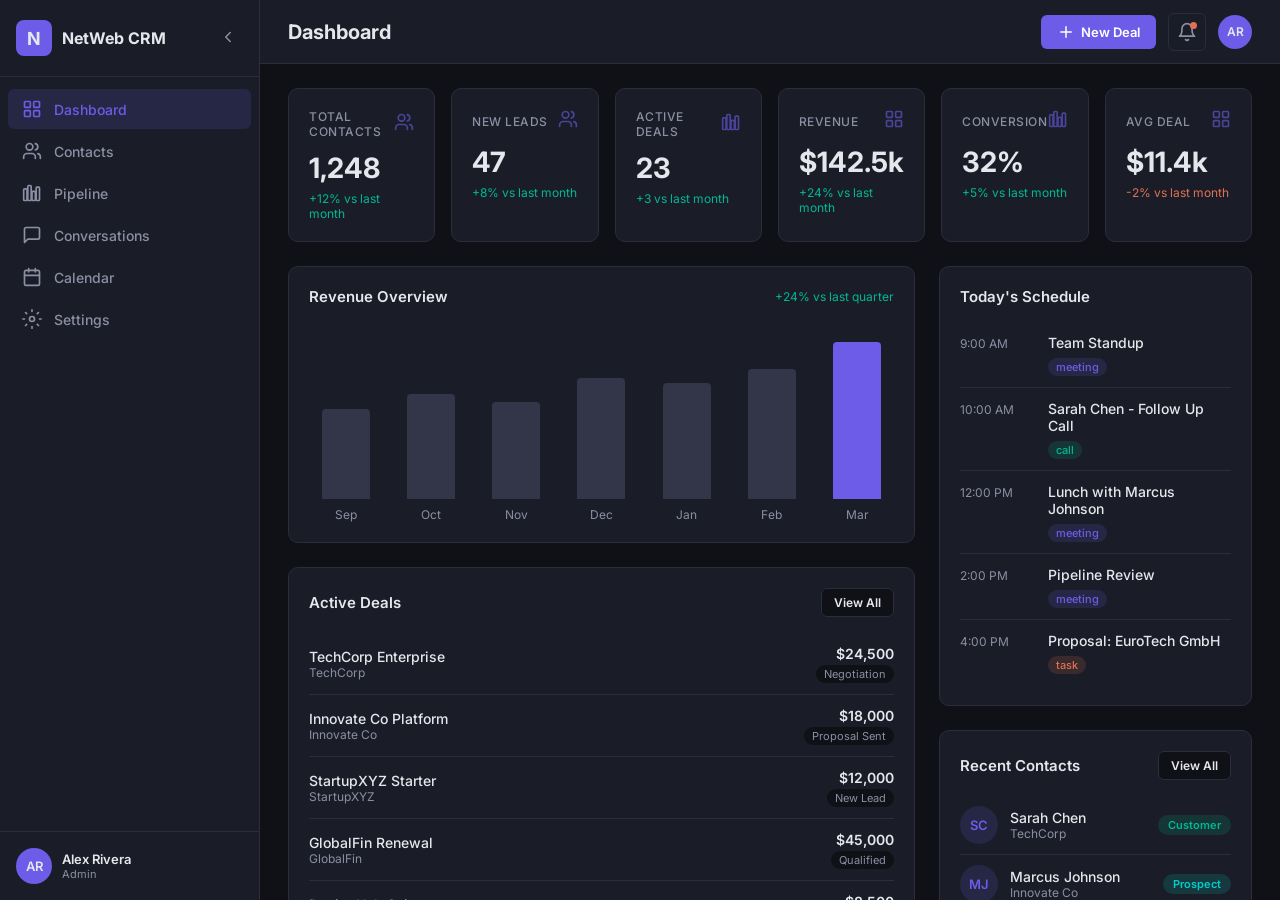
<file: index.html>
<!DOCTYPE html>
<html lang="en">
<head>
  <meta charset="UTF-8">
  <meta name="viewport" content="width=device-width, initial-scale=1.0">
  <title>Dashboard - NetWeb CRM</title>
  <link rel="preconnect" href="https://fonts.googleapis.com">
  <link rel="preconnect" href="https://fonts.gstatic.com" crossorigin>
  <link href="https://fonts.googleapis.com/css2?family=Inter:wght@400;500;600;700&display=swap" rel="stylesheet">
  <link rel="stylesheet" href="css/app.css">
</head>
<body>
  <div class="app-layout">
    <aside class="sidebar" id="sidebar"></aside>
    <main class="main-content" id="mainContent">
      <header class="page-header" id="pageHeader"></header>
      <div class="page-body">
        <div class="stats-grid" id="statsGrid"></div>
        <div class="dashboard-grid">
          <div class="dashboard-col">
            <div class="card">
              <div class="card-header">
                <h2 class="card-title">Revenue Overview</h2>
                <span class="stat-change positive">+24% vs last quarter</span>
              </div>
              <div id="revenueChart"></div>
            </div>
            <div class="card">
              <div class="card-header">
                <h2 class="card-title">Active Deals</h2>
                <a href="pipeline.html" class="btn btn-secondary btn-sm">View All</a>
              </div>
              <div id="activeDeals"></div>
            </div>
          </div>
          <div class="dashboard-col">
            <div class="card">
              <div class="card-header">
                <h2 class="card-title">Today's Schedule</h2>
              </div>
              <div id="todaySchedule"></div>
            </div>
            <div class="card">
              <div class="card-header">
                <h2 class="card-title">Recent Contacts</h2>
                <a href="contacts.html" class="btn btn-secondary btn-sm">View All</a>
              </div>
              <div id="recentContacts"></div>
            </div>
          </div>
        </div>
      </div>
    </main>
  </div>
  <script src="js/data.js"></script>
  <script src="js/app.js"></script>
  <script src="js/dashboard.js"></script>
</body>
</html>
</file>
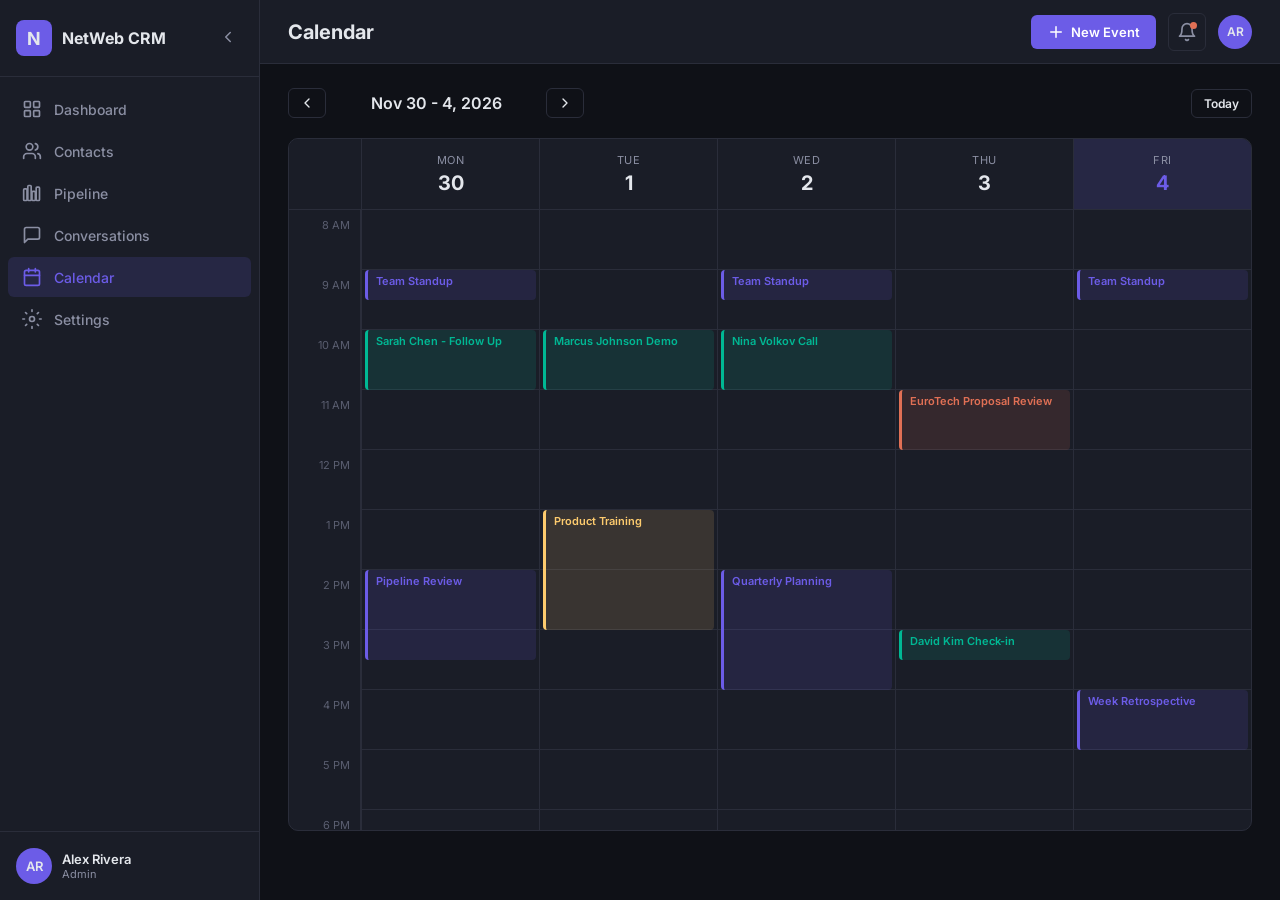
<file: calendar.html>
<!DOCTYPE html>
<html lang="en">
<head>
  <meta charset="UTF-8">
  <meta name="viewport" content="width=device-width, initial-scale=1.0">
  <title>Calendar - NetWeb CRM</title>
  <link rel="preconnect" href="https://fonts.googleapis.com">
  <link rel="preconnect" href="https://fonts.gstatic.com" crossorigin>
  <link href="https://fonts.googleapis.com/css2?family=Inter:wght@400;500;600;700&display=swap" rel="stylesheet">
  <link rel="stylesheet" href="css/app.css">
</head>
<body>
  <div class="app-layout">
    <aside class="sidebar" id="sidebar"></aside>
    <main class="main-content" id="mainContent">
      <header class="page-header" id="pageHeader"></header>
      <div class="page-body">
        <div class="calendar-toolbar">
          <div class="calendar-nav">
            <button class="btn btn-secondary btn-sm" id="calPrev">
              <svg width="16" height="16" viewBox="0 0 24 24" fill="none" stroke="currentColor" stroke-width="2" stroke-linecap="round" stroke-linejoin="round"><polyline points="15 18 9 12 15 6"/></svg>
            </button>
            <span class="week-label" id="weekLabel"></span>
            <button class="btn btn-secondary btn-sm" id="calNext">
              <svg width="16" height="16" viewBox="0 0 24 24" fill="none" stroke="currentColor" stroke-width="2" stroke-linecap="round" stroke-linejoin="round"><polyline points="9 18 15 12 9 6"/></svg>
            </button>
          </div>
          <button class="btn btn-secondary btn-sm" id="calToday">Today</button>
        </div>
        <div class="calendar-grid" id="calendarGrid"></div>
      </div>
    </main>
  </div>
  <script src="js/data.js"></script>
  <script src="js/app.js"></script>
  <script src="js/calendar.js"></script>
</body>
</html>
</file>
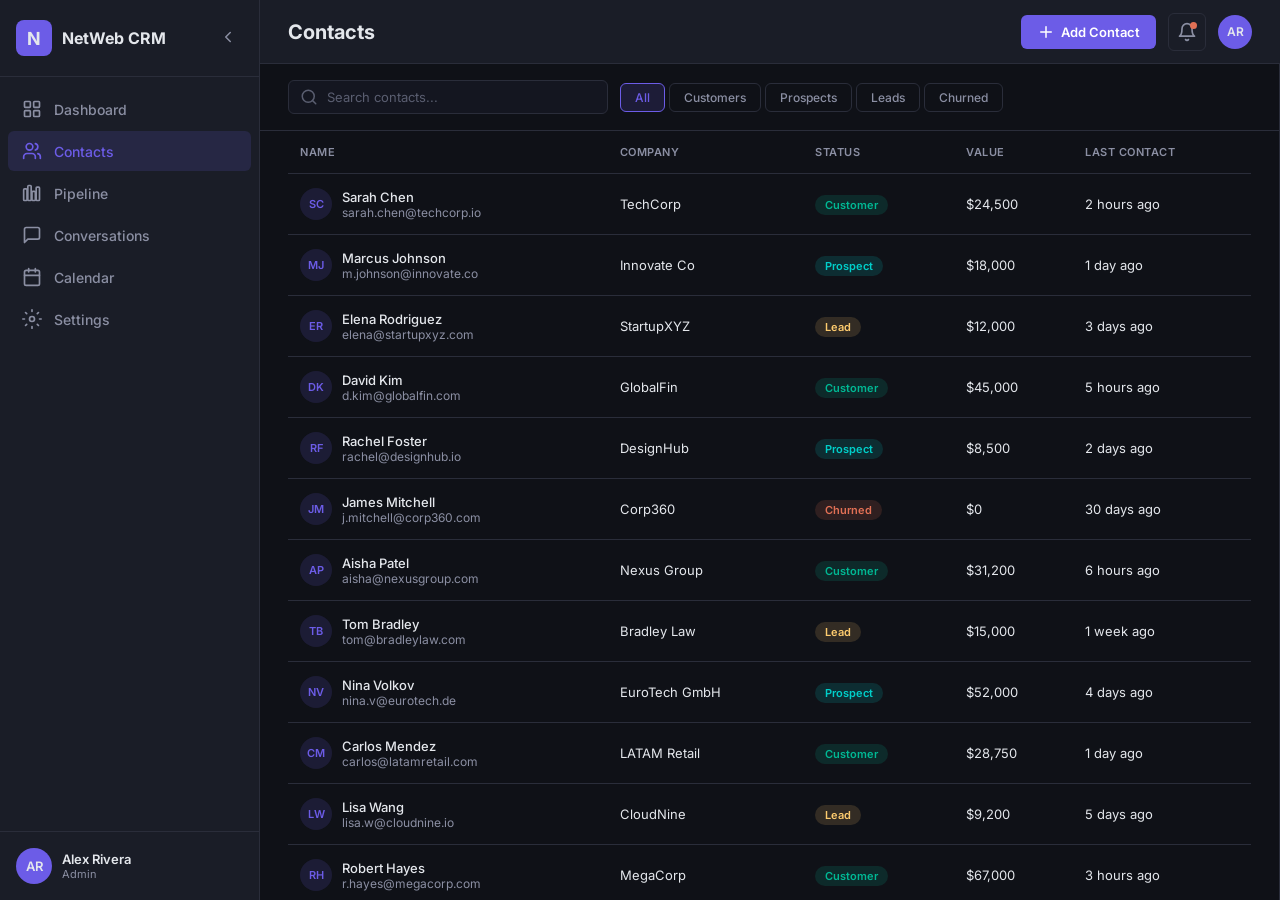
<file: contacts.html>
<!DOCTYPE html>
<html lang="en">
<head>
  <meta charset="UTF-8">
  <meta name="viewport" content="width=device-width, initial-scale=1.0">
  <title>Contacts - NetWeb CRM</title>
  <link rel="preconnect" href="https://fonts.googleapis.com">
  <link rel="preconnect" href="https://fonts.gstatic.com" crossorigin>
  <link href="https://fonts.googleapis.com/css2?family=Inter:wght@400;500;600;700&display=swap" rel="stylesheet">
  <link rel="stylesheet" href="css/app.css">
</head>
<body>
  <div class="app-layout">
    <aside class="sidebar" id="sidebar"></aside>
    <main class="main-content" id="mainContent">
      <header class="page-header" id="pageHeader"></header>
      <div class="contacts-layout">
        <div class="contacts-main">
          <div class="contacts-toolbar">
            <div class="search-input-wrap">
              <span class="search-icon">
                <svg width="18" height="18" viewBox="0 0 24 24" fill="none" stroke="currentColor" stroke-width="2" stroke-linecap="round" stroke-linejoin="round"><circle cx="11" cy="11" r="8"/><line x1="21" y1="21" x2="16.65" y2="16.65"/></svg>
              </span>
              <input type="text" class="search-input" id="contactSearch" placeholder="Search contacts...">
            </div>
            <div class="filter-group">
              <button class="filter-btn active" data-filter="all">All</button>
              <button class="filter-btn" data-filter="customer">Customers</button>
              <button class="filter-btn" data-filter="prospect">Prospects</button>
              <button class="filter-btn" data-filter="lead">Leads</button>
              <button class="filter-btn" data-filter="churned">Churned</button>
            </div>
          </div>
          <div class="contacts-table-wrap">
            <table class="contacts-table">
              <thead>
                <tr>
                  <th>Name</th>
                  <th>Company</th>
                  <th>Status</th>
                  <th>Value</th>
                  <th>Last Contact</th>
                </tr>
              </thead>
              <tbody id="contactsTableBody"></tbody>
            </table>
          </div>
        </div>
        <div class="contact-detail" id="contactDetail"></div>
      </div>
    </main>
  </div>
  <script src="js/data.js"></script>
  <script src="js/app.js"></script>
  <script src="js/contacts.js"></script>
</body>
</html>
</file>
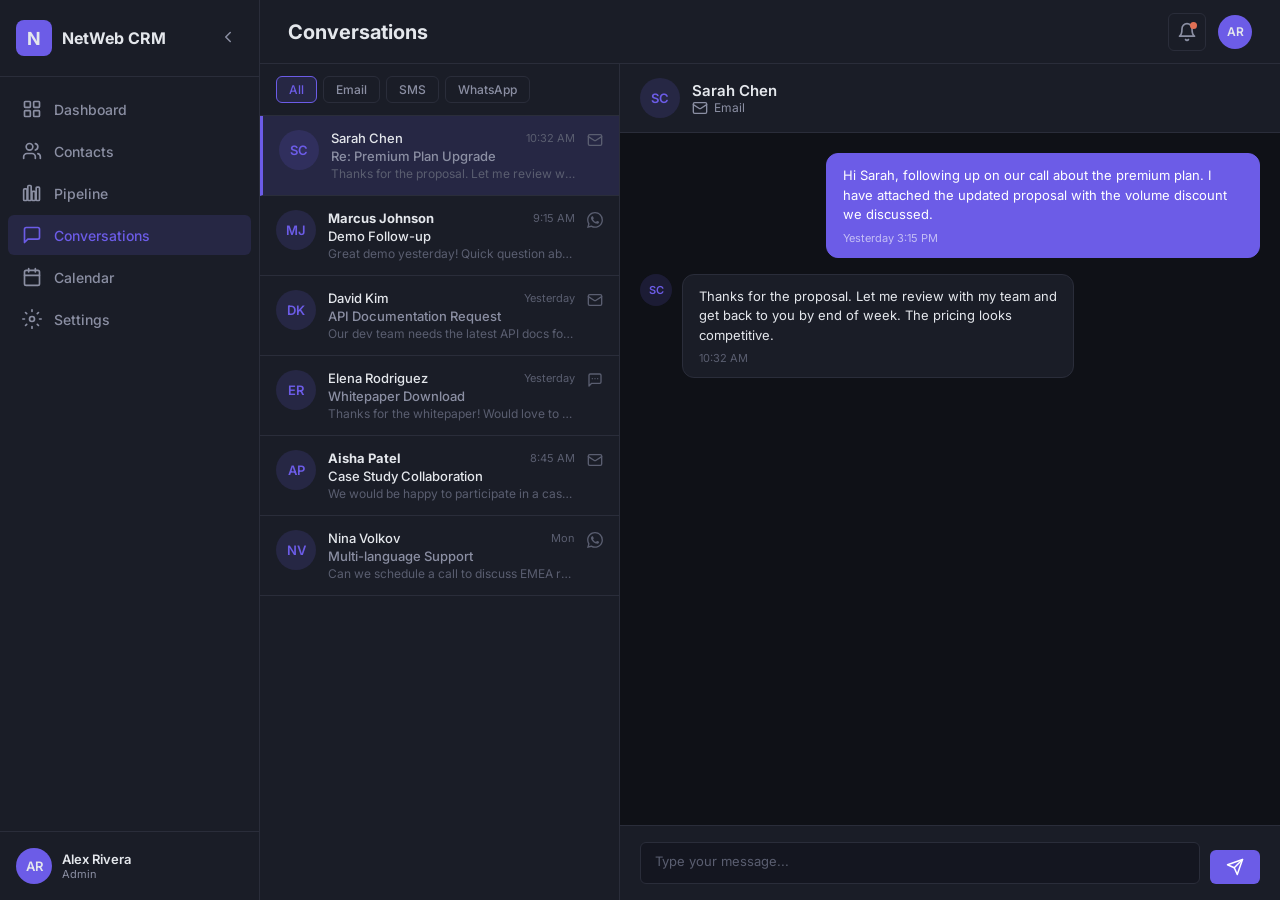
<file: conversations.html>
<!DOCTYPE html>
<html lang="en">
<head>
  <meta charset="UTF-8">
  <meta name="viewport" content="width=device-width, initial-scale=1.0">
  <title>Conversations - NetWeb CRM</title>
  <link rel="preconnect" href="https://fonts.googleapis.com">
  <link rel="preconnect" href="https://fonts.gstatic.com" crossorigin>
  <link href="https://fonts.googleapis.com/css2?family=Inter:wght@400;500;600;700&display=swap" rel="stylesheet">
  <link rel="stylesheet" href="css/app.css">
</head>
<body>
  <div class="app-layout">
    <aside class="sidebar" id="sidebar"></aside>
    <main class="main-content" id="mainContent">
      <header class="page-header" id="pageHeader"></header>
      <div class="conversations-layout">
        <div class="conv-sidebar">
          <div class="conv-filters">
            <button class="channel-btn active" data-channel="all">All</button>
            <button class="channel-btn" data-channel="email">Email</button>
            <button class="channel-btn" data-channel="sms">SMS</button>
            <button class="channel-btn" data-channel="whatsapp">WhatsApp</button>
          </div>
          <div class="conv-list" id="conversationList"></div>
        </div>
        <div class="chat-panel">
          <div class="chat-header" id="chatHeader">
            <div class="chat-header-info">
              <div class="conv-avatar chat-placeholder-avatar">?</div>
              <div><div class="chat-header-name chat-placeholder-text">Select a conversation</div></div>
            </div>
          </div>
          <div class="chat-messages" id="chatMessages"></div>
          <div class="chat-input">
            <textarea id="messageInput" placeholder="Type your message..." rows="1"></textarea>
            <button class="btn btn-primary" id="sendBtn">
              <svg width="18" height="18" viewBox="0 0 24 24" fill="none" stroke="currentColor" stroke-width="2" stroke-linecap="round" stroke-linejoin="round"><line x1="22" y1="2" x2="11" y2="13"/><polygon points="22 2 15 22 11 13 2 9 22 2"/></svg>
            </button>
          </div>
        </div>
      </div>
    </main>
  </div>
  <script src="js/data.js"></script>
  <script src="js/app.js"></script>
  <script src="js/conversations.js"></script>
</body>
</html>
</file>
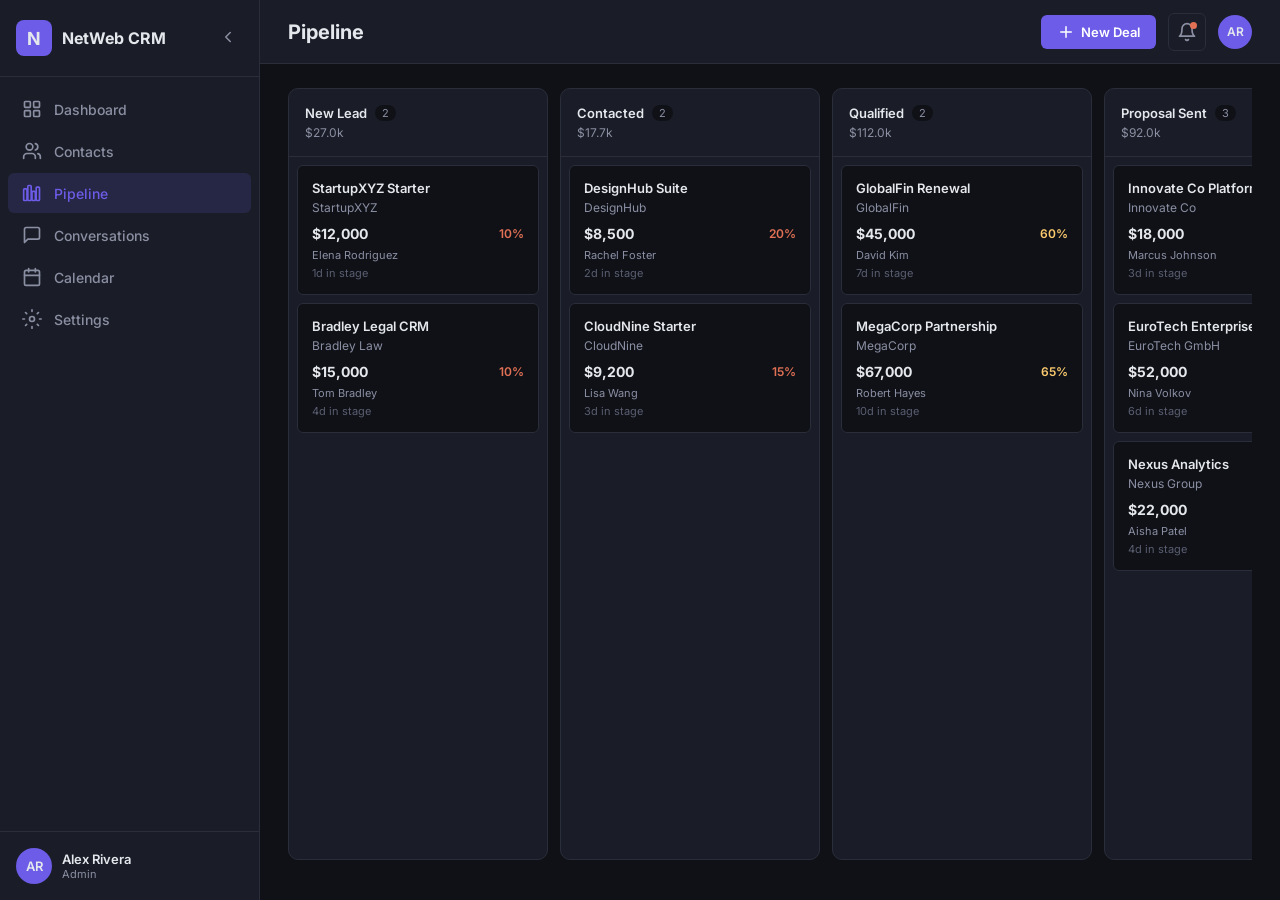
<file: pipeline.html>
<!DOCTYPE html>
<html lang="en">
<head>
  <meta charset="UTF-8">
  <meta name="viewport" content="width=device-width, initial-scale=1.0">
  <title>Pipeline - NetWeb CRM</title>
  <link rel="preconnect" href="https://fonts.googleapis.com">
  <link rel="preconnect" href="https://fonts.gstatic.com" crossorigin>
  <link href="https://fonts.googleapis.com/css2?family=Inter:wght@400;500;600;700&display=swap" rel="stylesheet">
  <link rel="stylesheet" href="css/app.css">
</head>
<body>
  <div class="app-layout">
    <aside class="sidebar" id="sidebar"></aside>
    <main class="main-content" id="mainContent">
      <header class="page-header" id="pageHeader"></header>
      <div class="page-body pipeline-body">
        <div class="pipeline-board" id="pipelineBoard"></div>
      </div>
    </main>
  </div>
  <script src="js/data.js"></script>
  <script src="js/app.js"></script>
  <script src="js/pipeline.js"></script>
</body>
</html>
</file>
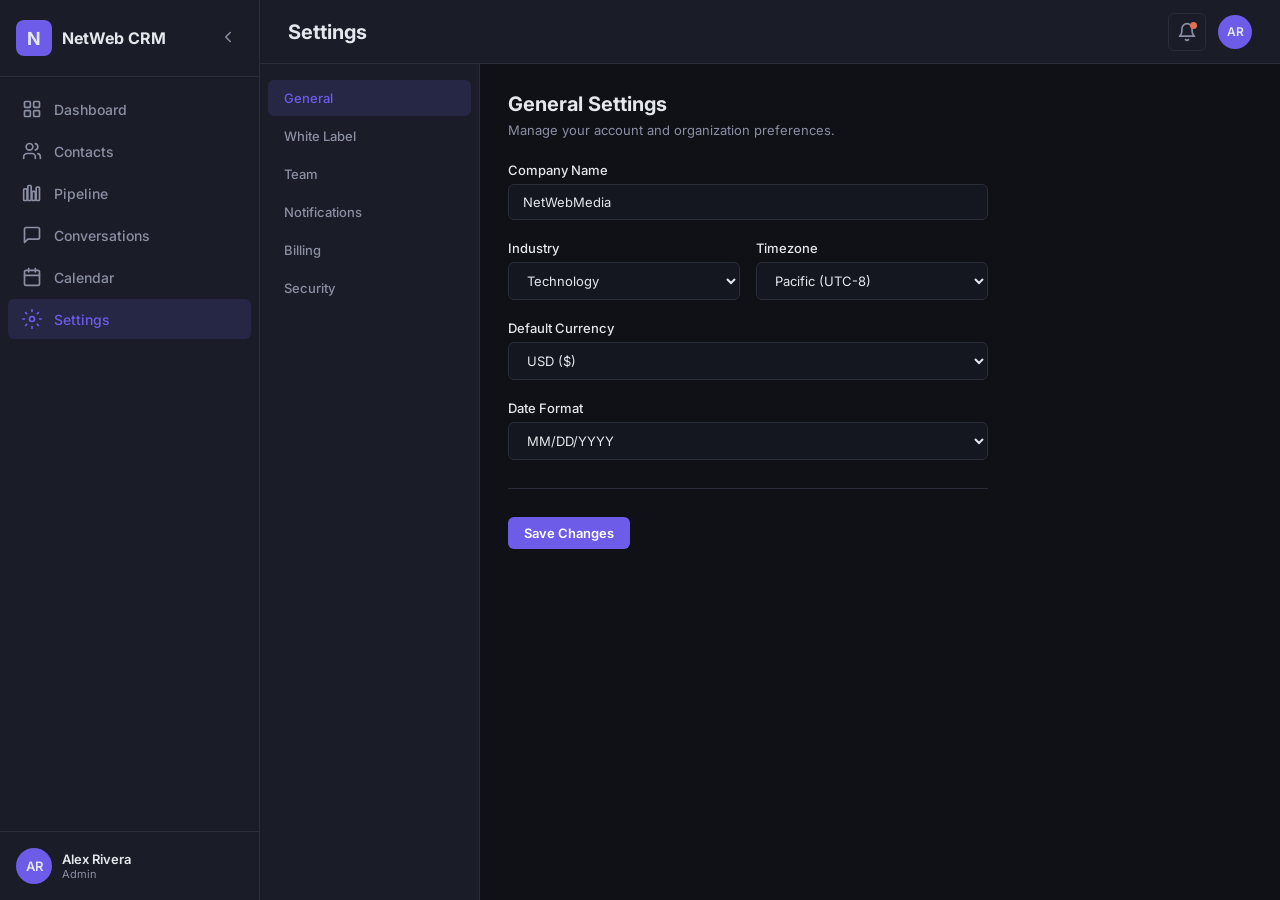
<file: settings.html>
<!DOCTYPE html>
<html lang="en">
<head>
  <meta charset="UTF-8">
  <meta name="viewport" content="width=device-width, initial-scale=1.0">
  <title>Settings - NetWeb CRM</title>
  <link rel="preconnect" href="https://fonts.googleapis.com">
  <link rel="preconnect" href="https://fonts.gstatic.com" crossorigin>
  <link href="https://fonts.googleapis.com/css2?family=Inter:wght@400;500;600;700&display=swap" rel="stylesheet">
  <link rel="stylesheet" href="css/app.css">
</head>
<body>
  <div class="app-layout">
    <aside class="sidebar" id="sidebar"></aside>
    <main class="main-content" id="mainContent">
      <header class="page-header" id="pageHeader"></header>
      <div class="settings-layout">
        <div class="settings-tabs">
          <button class="settings-tab active" data-tab="general">General</button>
          <button class="settings-tab" data-tab="whitelabel">White Label</button>
          <button class="settings-tab" data-tab="team">Team</button>
          <button class="settings-tab" data-tab="notifications">Notifications</button>
          <button class="settings-tab" data-tab="billing">Billing</button>
          <button class="settings-tab" data-tab="security">Security</button>
        </div>
        <div class="settings-content">

          <!-- General -->
          <div class="settings-panel active" id="tab-general">
            <h2>General Settings</h2>
            <p class="section-desc">Manage your account and organization preferences.</p>
            <div class="form-group">
              <label class="form-label">Company Name</label>
              <input type="text" class="form-input" value="NetWebMedia">
            </div>
            <div class="form-row">
              <div class="form-group">
                <label class="form-label">Industry</label>
                <select class="form-select">
                  <option>Technology</option>
                  <option>Marketing</option>
                  <option>Finance</option>
                  <option>Healthcare</option>
                  <option>Other</option>
                </select>
              </div>
              <div class="form-group">
                <label class="form-label">Timezone</label>
                <select class="form-select">
                  <option>Eastern (UTC-5)</option>
                  <option>Central (UTC-6)</option>
                  <option>Mountain (UTC-7)</option>
                  <option selected>Pacific (UTC-8)</option>
                </select>
              </div>
            </div>
            <div class="form-group">
              <label class="form-label">Default Currency</label>
              <select class="form-select">
                <option selected>USD ($)</option>
                <option>EUR</option>
                <option>GBP</option>
                <option>CAD</option>
              </select>
            </div>
            <div class="form-group">
              <label class="form-label">Date Format</label>
              <select class="form-select">
                <option selected>MM/DD/YYYY</option>
                <option>DD/MM/YYYY</option>
                <option>YYYY-MM-DD</option>
              </select>
            </div>
            <div class="settings-divider"></div>
            <button class="btn btn-primary btn-save">Save Changes</button>
          </div>

          <!-- White Label -->
          <div class="settings-panel" id="tab-whitelabel">
            <h2>White Label</h2>
            <p class="section-desc">Customize the CRM with your brand identity.</p>
            <div class="form-group">
              <label class="form-label">Brand Name</label>
              <input type="text" class="form-input" value="NetWeb CRM" placeholder="Your brand name">
              <p class="form-hint">Displayed in the sidebar and browser title.</p>
            </div>
            <div class="form-group">
              <label class="form-label">Logo URL</label>
              <input type="text" class="form-input" placeholder="https://example.com/logo.png">
              <p class="form-hint">Recommended: 200x40px transparent PNG.</p>
            </div>
            <div class="form-row">
              <div class="form-group">
                <label class="form-label">Primary Color</label>
                <input type="text" class="form-input" value="#6c5ce7" placeholder="#6c5ce7">
              </div>
              <div class="form-group">
                <label class="form-label">Accent Color</label>
                <input type="text" class="form-input" value="#00b894" placeholder="#00b894">
              </div>
            </div>
            <div class="form-group">
              <label class="form-label">Custom Domain</label>
              <input type="text" class="form-input" placeholder="crm.yourdomain.com">
              <p class="form-hint">Point a CNAME record to app.netwebcrm.com</p>
            </div>
            <div class="form-group">
              <label class="form-label">Favicon URL</label>
              <input type="text" class="form-input" placeholder="https://example.com/favicon.ico">
            </div>
            <div class="settings-divider"></div>
            <button class="btn btn-primary btn-save">Save Branding</button>
          </div>

          <!-- Team -->
          <div class="settings-panel" id="tab-team">
            <h2>Team Members</h2>
            <p class="section-desc">Manage your team and their roles.</p>
            <div class="team-invite-wrap">
              <button class="btn btn-primary">
                <svg width="16" height="16" viewBox="0 0 24 24" fill="none" stroke="currentColor" stroke-width="2" stroke-linecap="round" stroke-linejoin="round"><line x1="12" y1="5" x2="12" y2="19"/><line x1="5" y1="12" x2="19" y2="12"/></svg>
                Invite Member
              </button>
            </div>
            <div id="teamList"></div>
          </div>

          <!-- Notifications -->
          <div class="settings-panel" id="tab-notifications">
            <h2>Notifications</h2>
            <p class="section-desc">Configure how and when you receive notifications.</p>
            <div class="toggle-row">
              <div>
                <div class="toggle-label">Email Notifications</div>
                <div class="toggle-desc">Receive email for new leads and deal updates</div>
              </div>
              <label class="toggle-switch">
                <input type="checkbox" checked>
                <span class="toggle-slider"></span>
              </label>
            </div>
            <div class="toggle-row">
              <div>
                <div class="toggle-label">Push Notifications</div>
                <div class="toggle-desc">Browser push notifications for urgent items</div>
              </div>
              <label class="toggle-switch">
                <input type="checkbox" checked>
                <span class="toggle-slider"></span>
              </label>
            </div>
            <div class="toggle-row">
              <div>
                <div class="toggle-label">Deal Closed Alerts</div>
                <div class="toggle-desc">Get notified when a deal is won or lost</div>
              </div>
              <label class="toggle-switch">
                <input type="checkbox" checked>
                <span class="toggle-slider"></span>
              </label>
            </div>
            <div class="toggle-row">
              <div>
                <div class="toggle-label">Weekly Digest</div>
                <div class="toggle-desc">Summary of weekly pipeline and activity</div>
              </div>
              <label class="toggle-switch">
                <input type="checkbox">
                <span class="toggle-slider"></span>
              </label>
            </div>
            <div class="toggle-row">
              <div>
                <div class="toggle-label">New Contact Alerts</div>
                <div class="toggle-desc">Notification when a new contact is added</div>
              </div>
              <label class="toggle-switch">
                <input type="checkbox" checked>
                <span class="toggle-slider"></span>
              </label>
            </div>
            <div class="toggle-row">
              <div>
                <div class="toggle-label">Task Reminders</div>
                <div class="toggle-desc">Remind me of upcoming tasks 15 min before</div>
              </div>
              <label class="toggle-switch">
                <input type="checkbox" checked>
                <span class="toggle-slider"></span>
              </label>
            </div>
          </div>

          <!-- Billing -->
          <div class="settings-panel" id="tab-billing">
            <h2>Billing</h2>
            <p class="section-desc">Manage your subscription and payment method.</p>
            <div class="plan-cards">
              <div class="plan-card">
                <div class="plan-card-name">Starter</div>
                <div class="plan-card-price">$29<span>/mo</span></div>
                <div class="plan-card-desc">Up to 500 contacts, 2 users</div>
                <button class="btn btn-secondary">Downgrade</button>
              </div>
              <div class="plan-card current">
                <div class="plan-card-name">Professional</div>
                <div class="plan-card-price">$79<span>/mo</span></div>
                <div class="plan-card-desc">Up to 5,000 contacts, 10 users</div>
                <button class="btn btn-primary">Current Plan</button>
              </div>
              <div class="plan-card">
                <div class="plan-card-name">Enterprise</div>
                <div class="plan-card-price">$199<span>/mo</span></div>
                <div class="plan-card-desc">Unlimited contacts and users</div>
                <button class="btn btn-secondary">Upgrade</button>
              </div>
            </div>
            <div class="settings-divider"></div>
            <h3 class="subsection-title">Payment Method</h3>
            <div class="form-group">
              <label class="form-label">Card Number</label>
              <input type="text" class="form-input" value="**** **** **** 4242" disabled>
            </div>
            <div class="form-row">
              <div class="form-group">
                <label class="form-label">Expiry</label>
                <input type="text" class="form-input" value="12/27" disabled>
              </div>
              <div class="form-group">
                <label class="form-label">Billing Email</label>
                <input type="text" class="form-input" value="billing@company.com">
              </div>
            </div>
            <button class="btn btn-secondary">Update Payment Method</button>
          </div>

          <!-- Security -->
          <div class="settings-panel" id="tab-security">
            <h2>Security</h2>
            <p class="section-desc">Protect your account with these security settings.</p>
            <div class="toggle-row">
              <div>
                <div class="toggle-label">Two-Factor Authentication</div>
                <div class="toggle-desc">Add an extra layer of security to your account</div>
              </div>
              <label class="toggle-switch">
                <input type="checkbox">
                <span class="toggle-slider"></span>
              </label>
            </div>
            <div class="toggle-row">
              <div>
                <div class="toggle-label">Session Timeout</div>
                <div class="toggle-desc">Automatically log out after 30 minutes of inactivity</div>
              </div>
              <label class="toggle-switch">
                <input type="checkbox" checked>
                <span class="toggle-slider"></span>
              </label>
            </div>
            <div class="toggle-row">
              <div>
                <div class="toggle-label">IP Restriction</div>
                <div class="toggle-desc">Restrict access to specific IP addresses</div>
              </div>
              <label class="toggle-switch">
                <input type="checkbox">
                <span class="toggle-slider"></span>
              </label>
            </div>
            <div class="settings-divider"></div>
            <h3 class="subsection-title">Change Password</h3>
            <div class="form-group">
              <label class="form-label">Current Password</label>
              <input type="password" class="form-input" placeholder="Enter current password">
            </div>
            <div class="form-group">
              <label class="form-label">New Password</label>
              <input type="password" class="form-input" placeholder="Enter new password">
            </div>
            <div class="form-group">
              <label class="form-label">Confirm Password</label>
              <input type="password" class="form-input" placeholder="Confirm new password">
            </div>
            <button class="btn btn-primary btn-save">Update Password</button>
          </div>

        </div>
      </div>
    </main>
  </div>
  <script src="js/data.js"></script>
  <script src="js/app.js"></script>
  <script src="js/settings.js"></script>
</body>
</html>
</file>
<file: css/app.css>
/* ═══════════════════════════════════════════
   NetWeb CRM - Complete Stylesheet
   ═══════════════════════════════════════════ */

/* ── Reset & Variables ── */
*, *::before, *::after { box-sizing: border-box; margin: 0; padding: 0; }

:root {
  --bg: #0f1117;
  --bg-card: #1a1d27;
  --bg-card-hover: #222531;
  --bg-input: #141620;
  --accent: #6c5ce7;
  --accent-hover: #7d6ff0;
  --accent-dim: rgba(108, 92, 231, 0.15);
  --text: #e4e7ec;
  --text-dim: #8b8fa3;
  --text-muted: #5a5e70;
  --border: #2a2d3a;
  --border-light: #333648;
  --green: #00b894;
  --cyan: #00cec9;
  --orange: #fdcb6e;
  --red: #e17055;
  --sidebar-width: 260px;
  --sidebar-collapsed: 72px;
  --header-height: 64px;
  --radius: 10px;
  --radius-sm: 6px;
  --shadow: 0 2px 8px rgba(0, 0, 0, 0.3);
  --transition: 0.2s ease;
}

html { height: 100%; }
body {
  font-family: "Inter", -apple-system, BlinkMacSystemFont, "Segoe UI", sans-serif;
  background: var(--bg);
  color: var(--text);
  height: 100%;
  overflow: hidden;
}
a { color: var(--accent); text-decoration: none; }
button { cursor: pointer; font-family: inherit; }
input, select, textarea { font-family: inherit; }

/* ── Layout ── */
.app-layout {
  display: flex;
  height: 100vh;
  overflow: hidden;
}

/* ── Sidebar ── */
.sidebar {
  width: var(--sidebar-width);
  background: var(--bg-card);
  border-right: 1px solid var(--border);
  display: flex;
  flex-direction: column;
  transition: width var(--transition);
  flex-shrink: 0;
  z-index: 100;
  overflow: hidden;
}
.sidebar.collapsed { width: var(--sidebar-collapsed); }
.sidebar.collapsed .brand-text,
.sidebar.collapsed .nav-label,
.sidebar.collapsed .user-info { display: none; }
.sidebar.collapsed .sidebar-header { justify-content: center; }
.sidebar.collapsed .sidebar-toggle { transform: rotate(180deg); }
.sidebar.collapsed .nav-item { justify-content: center; padding: 12px; }
.sidebar.collapsed .user-card { justify-content: center; }

.sidebar-header {
  display: flex;
  align-items: center;
  justify-content: space-between;
  padding: 20px 16px;
  border-bottom: 1px solid var(--border);
  min-height: 65px;
}
.sidebar-brand {
  display: flex;
  align-items: center;
  gap: 10px;
}
.brand-icon {
  width: 36px;
  height: 36px;
  background: var(--accent);
  border-radius: 8px;
  display: flex;
  align-items: center;
  justify-content: center;
  font-weight: 700;
  font-size: 18px;
  flex-shrink: 0;
}
.brand-text {
  font-size: 16px;
  font-weight: 700;
  white-space: nowrap;
}
.sidebar-toggle {
  background: none;
  border: none;
  color: var(--text-dim);
  padding: 6px;
  border-radius: var(--radius-sm);
  transition: var(--transition);
  flex-shrink: 0;
}
.sidebar-toggle:hover { color: var(--text); background: var(--bg); }

.sidebar-nav {
  flex: 1;
  padding: 12px 8px;
  display: flex;
  flex-direction: column;
  gap: 2px;
  overflow-y: auto;
}
.nav-item {
  display: flex;
  align-items: center;
  gap: 12px;
  padding: 10px 14px;
  border-radius: var(--radius-sm);
  color: var(--text-dim);
  font-size: 14px;
  font-weight: 500;
  transition: var(--transition);
  text-decoration: none;
  white-space: nowrap;
}
.nav-item:hover { color: var(--text); background: var(--bg); }
.nav-item.active { color: var(--accent); background: var(--accent-dim); }
.nav-icon {
  display: flex;
  align-items: center;
  flex-shrink: 0;
}

.sidebar-footer {
  padding: 16px;
  border-top: 1px solid var(--border);
}
.user-card {
  display: flex;
  align-items: center;
  gap: 10px;
}
.user-avatar {
  width: 36px;
  height: 36px;
  background: var(--accent);
  border-radius: 50%;
  display: flex;
  align-items: center;
  justify-content: center;
  font-size: 13px;
  font-weight: 600;
  flex-shrink: 0;
}
.user-info { white-space: nowrap; }
.user-name { font-size: 13px; font-weight: 600; }
.user-role { font-size: 11px; color: var(--text-dim); }

/* ── Main Content ── */
.main-content {
  flex: 1;
  display: flex;
  flex-direction: column;
  overflow: hidden;
  min-width: 0;
  transition: var(--transition);
}

/* ── Header ── */
.page-header {
  display: flex;
  align-items: center;
  justify-content: space-between;
  padding: 0 28px;
  height: var(--header-height);
  border-bottom: 1px solid var(--border);
  background: var(--bg-card);
  flex-shrink: 0;
}
.header-left {
  display: flex;
  align-items: center;
  gap: 16px;
}
.header-right {
  display: flex;
  align-items: center;
  gap: 12px;
}
.page-title {
  font-size: 20px;
  font-weight: 700;
}
.mobile-menu-btn {
  display: none;
  background: none;
  border: none;
  color: var(--text);
  padding: 4px;
}
.header-icon-btn {
  background: none;
  border: 1px solid var(--border);
  color: var(--text-dim);
  width: 38px;
  height: 38px;
  border-radius: var(--radius-sm);
  display: flex;
  align-items: center;
  justify-content: center;
  transition: var(--transition);
  position: relative;
}
.header-icon-btn:hover { color: var(--text); border-color: var(--border-light); }
.notif-dot {
  position: absolute;
  top: 8px;
  right: 8px;
  width: 7px;
  height: 7px;
  background: var(--red);
  border-radius: 50%;
}
.header-avatar {
  width: 34px;
  height: 34px;
  background: var(--accent);
  border-radius: 50%;
  display: flex;
  align-items: center;
  justify-content: center;
  font-size: 12px;
  font-weight: 600;
}

/* ── Buttons ── */
.btn {
  display: inline-flex;
  align-items: center;
  gap: 6px;
  padding: 8px 16px;
  border-radius: var(--radius-sm);
  font-size: 13px;
  font-weight: 600;
  border: none;
  transition: var(--transition);
  white-space: nowrap;
}
.btn-primary { background: var(--accent); color: #fff; }
.btn-primary:hover { background: var(--accent-hover); }
.btn-secondary { background: var(--bg); color: var(--text); border: 1px solid var(--border); }
.btn-secondary:hover { border-color: var(--border-light); }
.btn-sm { padding: 6px 12px; font-size: 12px; }
.btn-save.saved { background: var(--green); }

/* ── Page Body ── */
.page-body {
  flex: 1;
  overflow-y: auto;
  padding: 24px 28px;
}

/* ── Cards ── */
.card {
  background: var(--bg-card);
  border: 1px solid var(--border);
  border-radius: var(--radius);
  padding: 20px;
}
.card-header {
  display: flex;
  align-items: center;
  justify-content: space-between;
  margin-bottom: 16px;
}
.card-title {
  font-size: 15px;
  font-weight: 600;
}

/* ═══════════════════════════════
   DASHBOARD
   ═══════════════════════════════ */

.stats-grid {
  display: grid;
  grid-template-columns: repeat(6, 1fr);
  gap: 16px;
  margin-bottom: 24px;
}
.stat-card {
  background: var(--bg-card);
  border: 1px solid var(--border);
  border-radius: var(--radius);
  padding: 20px;
  transition: var(--transition);
}
.stat-card:hover { border-color: var(--accent); transform: translateY(-2px); box-shadow: var(--shadow); }
.stat-header {
  display: flex;
  align-items: center;
  justify-content: space-between;
  margin-bottom: 12px;
}
.stat-label {
  font-size: 12px;
  color: var(--text-dim);
  font-weight: 500;
  text-transform: uppercase;
  letter-spacing: 0.5px;
}
.stat-icon { color: var(--accent); opacity: 0.6; }
.stat-value { font-size: 28px; font-weight: 700; margin-bottom: 6px; }
.stat-change { font-size: 12px; }
.stat-change.positive { color: var(--green); }
.stat-change.negative { color: var(--red); }

.dashboard-grid {
  display: grid;
  grid-template-columns: 2fr 1fr;
  gap: 24px;
}
.dashboard-col { display: flex; flex-direction: column; gap: 24px; }

/* Revenue Chart */
.chart-bars {
  display: flex;
  align-items: flex-end;
  gap: 12px;
  height: 200px;
  padding-top: 20px;
}
.chart-bar-group {
  flex: 1;
  display: flex;
  flex-direction: column;
  align-items: center;
  height: 100%;
}
.chart-bar-wrapper {
  flex: 1;
  width: 100%;
  display: flex;
  align-items: flex-end;
  justify-content: center;
}
.chart-bar {
  width: 70%;
  max-width: 48px;
  background: var(--border-light);
  border-radius: 4px 4px 0 0;
  transition: height 0.5s ease;
}
.chart-bar.accent { background: var(--accent); }
.chart-label {
  font-size: 12px;
  color: var(--text-dim);
  margin-top: 8px;
}

/* Schedule */
.schedule-item {
  display: flex;
  gap: 16px;
  padding: 12px 0;
  border-bottom: 1px solid var(--border);
}
.schedule-item:last-child { border-bottom: none; }
.schedule-time {
  font-size: 12px;
  color: var(--text-dim);
  min-width: 72px;
  padding-top: 2px;
}
.schedule-title { font-size: 14px; font-weight: 500; margin-bottom: 4px; }
.schedule-type {
  font-size: 11px;
  padding: 2px 8px;
  border-radius: 10px;
  font-weight: 500;
}
.type-meeting { background: rgba(108, 92, 231, 0.15); color: var(--accent); }
.type-call { background: rgba(0, 184, 148, 0.15); color: var(--green); }
.type-task { background: rgba(225, 112, 85, 0.15); color: var(--red); }

/* Deal rows */
.deal-row {
  display: flex;
  align-items: center;
  justify-content: space-between;
  padding: 12px 0;
  border-bottom: 1px solid var(--border);
}
.deal-row:last-child { border-bottom: none; }
.deal-title { font-size: 14px; font-weight: 500; }
.deal-company { font-size: 12px; color: var(--text-dim); }
.deal-value { font-size: 14px; font-weight: 600; text-align: right; }
.deal-stage {
  font-size: 11px;
  color: var(--text-dim);
  background: var(--bg);
  padding: 2px 8px;
  border-radius: 10px;
}

/* Contact rows */
.contact-row {
  display: flex;
  align-items: center;
  gap: 12px;
  padding: 10px 0;
  border-bottom: 1px solid var(--border);
}
.contact-row:last-child { border-bottom: none; }
.contact-avatar {
  width: 38px;
  height: 38px;
  background: var(--accent-dim);
  color: var(--accent);
  border-radius: 50%;
  display: flex;
  align-items: center;
  justify-content: center;
  font-size: 13px;
  font-weight: 600;
  flex-shrink: 0;
}
.contact-avatar.small { width: 32px; height: 32px; font-size: 11px; }
.contact-info { flex: 1; min-width: 0; }
.contact-name { font-size: 14px; font-weight: 500; }
.contact-company { font-size: 12px; color: var(--text-dim); }

/* ── Status Badges ── */
.status-badge {
  font-size: 11px;
  padding: 3px 10px;
  border-radius: 10px;
  font-weight: 600;
  white-space: nowrap;
}
.status-customer { background: rgba(0, 184, 148, 0.15); color: var(--green); }
.status-prospect { background: rgba(0, 206, 201, 0.15); color: var(--cyan); }
.status-lead { background: rgba(253, 203, 110, 0.15); color: var(--orange); }
.status-churned { background: rgba(225, 112, 85, 0.15); color: var(--red); }

/* ═══════════════════════════════
   CONTACTS PAGE
   ═══════════════════════════════ */

.contacts-layout {
  display: flex;
  gap: 0;
  height: 100%;
}
.contacts-main { flex: 1; display: flex; flex-direction: column; overflow: hidden; }

.contacts-toolbar {
  display: flex;
  align-items: center;
  gap: 12px;
  padding: 16px 28px;
  border-bottom: 1px solid var(--border);
  flex-wrap: wrap;
}
.search-input-wrap {
  position: relative;
  flex: 1;
  max-width: 320px;
}
.search-icon {
  position: absolute;
  left: 12px;
  top: 50%;
  transform: translateY(-50%);
  color: var(--text-muted);
  display: flex;
}
.search-input {
  width: 100%;
  padding: 8px 12px 8px 38px;
  background: var(--bg-input);
  border: 1px solid var(--border);
  border-radius: var(--radius-sm);
  color: var(--text);
  font-size: 13px;
  outline: none;
  transition: var(--transition);
}
.search-input:focus { border-color: var(--accent); }
.search-input::placeholder { color: var(--text-muted); }

.filter-group {
  display: flex;
  gap: 4px;
}
.filter-btn {
  padding: 6px 14px;
  background: none;
  border: 1px solid var(--border);
  border-radius: var(--radius-sm);
  color: var(--text-dim);
  font-size: 12px;
  font-weight: 500;
  transition: var(--transition);
}
.filter-btn:hover { border-color: var(--border-light); color: var(--text); }
.filter-btn.active { background: var(--accent-dim); border-color: var(--accent); color: var(--accent); }

.contacts-table-wrap {
  flex: 1;
  overflow-y: auto;
  padding: 0 28px;
}
.contacts-table {
  width: 100%;
  border-collapse: collapse;
}
.contacts-table th {
  text-align: left;
  padding: 14px 12px;
  font-size: 11px;
  text-transform: uppercase;
  letter-spacing: 0.5px;
  color: var(--text-dim);
  font-weight: 600;
  border-bottom: 1px solid var(--border);
  position: sticky;
  top: 0;
  background: var(--bg);
  z-index: 2;
}
.contacts-table td {
  padding: 14px 12px;
  font-size: 13px;
  border-bottom: 1px solid var(--border);
}
.contact-table-row { cursor: pointer; transition: var(--transition); }
.contact-table-row:hover { background: var(--bg-card-hover); }
.td-flex {
  display: flex;
  align-items: center;
  gap: 10px;
}
.td-name { font-weight: 500; }
.td-email { font-size: 12px; color: var(--text-dim); }
.empty-state {
  text-align: center;
  color: var(--text-dim);
  padding: 40px 0;
}

/* Contact Detail Panel */
.contact-detail {
  width: 0;
  overflow: hidden;
  border-left: 1px solid var(--border);
  background: var(--bg-card);
  transition: width 0.3s ease;
  flex-shrink: 0;
}
.contact-detail.open { width: 380px; overflow-y: auto; }

.detail-header {
  padding: 24px 20px;
  text-align: center;
  border-bottom: 1px solid var(--border);
  position: relative;
}
.detail-close {
  position: absolute;
  top: 12px;
  right: 12px;
  background: none;
  border: none;
  color: var(--text-dim);
  font-size: 24px;
  cursor: pointer;
  line-height: 1;
}
.detail-close:hover { color: var(--text); }
.detail-avatar {
  width: 64px;
  height: 64px;
  background: var(--accent-dim);
  color: var(--accent);
  border-radius: 50%;
  display: flex;
  align-items: center;
  justify-content: center;
  font-size: 22px;
  font-weight: 700;
  margin: 0 auto 12px;
}
.detail-name { font-size: 18px; font-weight: 700; margin-bottom: 4px; }
.detail-role { font-size: 13px; color: var(--text-dim); margin-bottom: 10px; }

.detail-section {
  padding: 20px;
  border-bottom: 1px solid var(--border);
}
.detail-section h3 {
  font-size: 13px;
  text-transform: uppercase;
  letter-spacing: 0.5px;
  color: var(--text-dim);
  margin-bottom: 14px;
}
.detail-field {
  display: flex;
  justify-content: space-between;
  padding: 8px 0;
  font-size: 13px;
}
.field-label { color: var(--text-dim); }
.field-value { font-weight: 500; }
.detail-notes { font-size: 13px; color: var(--text-dim); line-height: 1.6; }
.detail-actions {
  padding: 20px;
  display: flex;
  gap: 10px;
}

/* ═══════════════════════════════
   PIPELINE PAGE
   ═══════════════════════════════ */

.pipeline-board {
  display: flex;
  gap: 12px;
  height: 100%;
  overflow-x: auto;
  padding-bottom: 16px;
}
.pipeline-column {
  min-width: 260px;
  max-width: 280px;
  flex-shrink: 0;
  background: var(--bg-card);
  border: 1px solid var(--border);
  border-radius: var(--radius);
  display: flex;
  flex-direction: column;
  max-height: 100%;
}
.column-header {
  padding: 16px;
  border-bottom: 1px solid var(--border);
  flex-shrink: 0;
}
.column-title {
  display: flex;
  align-items: center;
  gap: 8px;
  margin-bottom: 4px;
}
.column-name { font-size: 13px; font-weight: 600; }
.column-count {
  background: var(--bg);
  font-size: 11px;
  padding: 1px 7px;
  border-radius: 10px;
  color: var(--text-dim);
}
.column-value { font-size: 12px; color: var(--text-dim); }

.column-cards {
  flex: 1;
  overflow-y: auto;
  padding: 8px;
  display: flex;
  flex-direction: column;
  gap: 8px;
  min-height: 60px;
}
.column-cards.drag-over {
  background: var(--accent-dim);
  border-radius: 0 0 var(--radius) var(--radius);
}

.deal-card {
  background: var(--bg);
  border: 1px solid var(--border);
  border-radius: var(--radius-sm);
  padding: 14px;
  cursor: grab;
  transition: var(--transition);
}
.deal-card:hover { border-color: var(--accent); transform: translateY(-1px); box-shadow: var(--shadow); }
.deal-card.dragging { opacity: 0.5; }
.deal-card-title { font-size: 13px; font-weight: 600; margin-bottom: 4px; }
.deal-card-company { font-size: 12px; color: var(--text-dim); margin-bottom: 10px; }
.deal-card-footer {
  display: flex;
  justify-content: space-between;
  align-items: center;
  margin-bottom: 6px;
}
.deal-card-value { font-size: 14px; font-weight: 700; }
.deal-card-prob { font-size: 12px; font-weight: 600; }
.deal-card-contact { font-size: 11px; color: var(--text-dim); }
.deal-card-days { font-size: 11px; color: var(--text-muted); margin-top: 4px; }

/* ═══════════════════════════════
   CONVERSATIONS PAGE
   ═══════════════════════════════ */

.conversations-layout {
  display: flex;
  height: 100%;
  overflow: hidden;
}
.conv-sidebar {
  width: 360px;
  border-right: 1px solid var(--border);
  display: flex;
  flex-direction: column;
  flex-shrink: 0;
  background: var(--bg-card);
}
.conv-filters {
  padding: 12px 16px;
  border-bottom: 1px solid var(--border);
  display: flex;
  gap: 6px;
}
.channel-btn {
  padding: 5px 12px;
  background: none;
  border: 1px solid var(--border);
  border-radius: var(--radius-sm);
  color: var(--text-dim);
  font-size: 12px;
  font-weight: 500;
  transition: var(--transition);
}
.channel-btn:hover { border-color: var(--border-light); color: var(--text); }
.channel-btn.active { background: var(--accent-dim); border-color: var(--accent); color: var(--accent); }

.conv-list {
  flex: 1;
  overflow-y: auto;
}
.conv-item {
  display: flex;
  gap: 12px;
  padding: 14px 16px;
  border-bottom: 1px solid var(--border);
  cursor: pointer;
  transition: var(--transition);
}
.conv-item:hover { background: var(--bg-card-hover); }
.conv-item.active { background: var(--accent-dim); border-left: 3px solid var(--accent); }
.conv-item.unread .conv-name { font-weight: 700; }
.conv-item.unread .conv-subject { color: var(--text); }
.conv-avatar {
  width: 40px;
  height: 40px;
  background: var(--accent-dim);
  color: var(--accent);
  border-radius: 50%;
  display: flex;
  align-items: center;
  justify-content: center;
  font-size: 13px;
  font-weight: 600;
  flex-shrink: 0;
}
.conv-content { flex: 1; min-width: 0; }
.conv-top {
  display: flex;
  justify-content: space-between;
  align-items: center;
  margin-bottom: 2px;
}
.conv-name { font-size: 13px; font-weight: 500; }
.conv-time { font-size: 11px; color: var(--text-muted); }
.conv-subject {
  font-size: 13px;
  color: var(--text-dim);
  margin-bottom: 2px;
  font-weight: 500;
}
.conv-preview {
  font-size: 12px;
  color: var(--text-muted);
  white-space: nowrap;
  overflow: hidden;
  text-overflow: ellipsis;
}
.conv-channel {
  display: flex;
  align-items: flex-start;
  padding-top: 2px;
  color: var(--text-muted);
  flex-shrink: 0;
}
.empty-conv {
  text-align: center;
  color: var(--text-dim);
  padding: 40px 16px;
}

/* Chat Panel */
.chat-panel {
  flex: 1;
  display: flex;
  flex-direction: column;
  min-width: 0;
}
.chat-header {
  padding: 14px 20px;
  border-bottom: 1px solid var(--border);
  background: var(--bg-card);
}
.chat-header-info {
  display: flex;
  align-items: center;
  gap: 12px;
}
.chat-header-name { font-size: 15px; font-weight: 600; }
.chat-header-channel {
  font-size: 12px;
  color: var(--text-dim);
  display: flex;
  align-items: center;
  gap: 6px;
}

.chat-messages {
  flex: 1;
  overflow-y: auto;
  padding: 20px;
  display: flex;
  flex-direction: column;
  gap: 16px;
}
.chat-message {
  display: flex;
  gap: 10px;
  max-width: 70%;
}
.chat-message.sent {
  align-self: flex-end;
  flex-direction: row-reverse;
}
.msg-avatar {
  width: 32px;
  height: 32px;
  background: var(--accent-dim);
  color: var(--accent);
  border-radius: 50%;
  display: flex;
  align-items: center;
  justify-content: center;
  font-size: 11px;
  font-weight: 600;
  flex-shrink: 0;
}
.msg-bubble {
  background: var(--bg-card);
  border: 1px solid var(--border);
  border-radius: 12px;
  padding: 12px 16px;
}
.chat-message.sent .msg-bubble {
  background: var(--accent);
  border-color: var(--accent);
  color: #fff;
}
.msg-text { font-size: 13px; line-height: 1.5; }
.msg-time { font-size: 11px; color: var(--text-muted); margin-top: 6px; }
.chat-message.sent .msg-time { color: rgba(255, 255, 255, 0.6); }

.chat-input {
  padding: 16px 20px;
  border-top: 1px solid var(--border);
  background: var(--bg-card);
  display: flex;
  gap: 10px;
}
.chat-input textarea {
  flex: 1;
  padding: 10px 14px;
  background: var(--bg-input);
  border: 1px solid var(--border);
  border-radius: var(--radius-sm);
  color: var(--text);
  font-size: 13px;
  resize: none;
  outline: none;
  min-height: 42px;
  max-height: 120px;
}
.chat-input textarea:focus { border-color: var(--accent); }
.chat-input textarea::placeholder { color: var(--text-muted); }
.chat-input .btn { align-self: flex-end; }

/* ═══════════════════════════════
   CALENDAR PAGE
   ═══════════════════════════════ */

.calendar-toolbar {
  display: flex;
  align-items: center;
  justify-content: space-between;
  margin-bottom: 20px;
}
.calendar-nav {
  display: flex;
  align-items: center;
  gap: 10px;
}
.calendar-nav .btn { padding: 6px 10px; }
.week-label {
  font-size: 16px;
  font-weight: 600;
  min-width: 200px;
  text-align: center;
}

.calendar-grid {
  background: var(--bg-card);
  border: 1px solid var(--border);
  border-radius: var(--radius);
  overflow: hidden;
}
.cal-header-row {
  display: grid;
  grid-template-columns: 72px repeat(5, 1fr);
  border-bottom: 1px solid var(--border);
}
.cal-time-gutter {
  background: var(--bg-card);
}
.cal-day-header {
  padding: 14px 12px;
  text-align: center;
  border-left: 1px solid var(--border);
}
.cal-day-header.today { background: var(--accent-dim); }
.cal-day-name {
  display: block;
  font-size: 11px;
  text-transform: uppercase;
  color: var(--text-dim);
  letter-spacing: 0.5px;
  margin-bottom: 4px;
}
.cal-day-num { font-size: 20px; font-weight: 700; }
.cal-day-num.today { color: var(--accent); }

.cal-body { max-height: calc(100vh - 280px); overflow-y: auto; }
.cal-row {
  display: grid;
  grid-template-columns: 72px repeat(5, 1fr);
  min-height: 60px;
}
.cal-time-label {
  padding: 8px 10px 0;
  font-size: 11px;
  color: var(--text-muted);
  text-align: right;
  border-right: 1px solid var(--border);
}
.cal-cell {
  border-left: 1px solid var(--border);
  border-bottom: 1px solid var(--border);
  position: relative;
  min-height: 60px;
}
.cal-event {
  position: absolute;
  left: 3px;
  right: 3px;
  border-radius: 4px;
  padding: 4px 8px;
  font-size: 11px;
  font-weight: 600;
  overflow: hidden;
  z-index: 1;
  cursor: pointer;
}
.cal-event-title {
  white-space: nowrap;
  overflow: hidden;
  text-overflow: ellipsis;
}

/* ═══════════════════════════════
   SETTINGS PAGE
   ═══════════════════════════════ */

.settings-layout {
  display: flex;
  gap: 0;
  height: 100%;
}
.settings-tabs {
  width: 220px;
  border-right: 1px solid var(--border);
  padding: 16px 8px;
  flex-shrink: 0;
  background: var(--bg-card);
}
.settings-tab {
  display: block;
  width: 100%;
  padding: 10px 16px;
  background: none;
  border: none;
  text-align: left;
  color: var(--text-dim);
  font-size: 13px;
  font-weight: 500;
  border-radius: var(--radius-sm);
  cursor: pointer;
  transition: var(--transition);
  margin-bottom: 2px;
}
.settings-tab:hover { color: var(--text); background: var(--bg); }
.settings-tab.active { color: var(--accent); background: var(--accent-dim); }

.settings-content {
  flex: 1;
  overflow-y: auto;
  padding: 28px;
}
.settings-panel { display: none; }
.settings-panel.active { display: block; }
.settings-panel h2 {
  font-size: 20px;
  font-weight: 700;
  margin-bottom: 6px;
}
.settings-panel .section-desc {
  font-size: 13px;
  color: var(--text-dim);
  margin-bottom: 24px;
}

.form-group {
  margin-bottom: 20px;
}
.form-label {
  display: block;
  font-size: 13px;
  font-weight: 500;
  margin-bottom: 6px;
  color: var(--text);
}
.form-input,
.form-select,
.form-textarea {
  width: 100%;
  max-width: 480px;
  padding: 9px 14px;
  background: var(--bg-input);
  border: 1px solid var(--border);
  border-radius: var(--radius-sm);
  color: var(--text);
  font-size: 13px;
  outline: none;
  transition: var(--transition);
}
.form-input:focus,
.form-select:focus,
.form-textarea:focus { border-color: var(--accent); }
.form-input::placeholder,
.form-textarea::placeholder { color: var(--text-muted); }
.form-select { appearance: auto; }
.form-textarea { resize: vertical; min-height: 80px; }
.form-hint {
  font-size: 11px;
  color: var(--text-muted);
  margin-top: 4px;
}
.form-row {
  display: grid;
  grid-template-columns: 1fr 1fr;
  gap: 16px;
  max-width: 480px;
}

/* Toggle */
.toggle-row {
  display: flex;
  align-items: center;
  justify-content: space-between;
  padding: 14px 0;
  border-bottom: 1px solid var(--border);
  max-width: 480px;
}
.toggle-label { font-size: 14px; font-weight: 500; }
.toggle-desc { font-size: 12px; color: var(--text-dim); margin-top: 2px; }
.toggle-switch {
  position: relative;
  width: 44px;
  height: 24px;
  flex-shrink: 0;
}
.toggle-switch input {
  opacity: 0;
  width: 0;
  height: 0;
}
.toggle-slider {
  position: absolute;
  top: 0;
  left: 0;
  right: 0;
  bottom: 0;
  background: var(--border-light);
  border-radius: 12px;
  cursor: pointer;
  transition: var(--transition);
}
.toggle-slider::before {
  content: "";
  position: absolute;
  width: 18px;
  height: 18px;
  left: 3px;
  bottom: 3px;
  background: #fff;
  border-radius: 50%;
  transition: var(--transition);
}
.toggle-switch input:checked + .toggle-slider { background: var(--accent); }
.toggle-switch input:checked + .toggle-slider::before { transform: translateX(20px); }

/* Team Members */
.team-member {
  display: flex;
  align-items: center;
  justify-content: space-between;
  padding: 14px 0;
  border-bottom: 1px solid var(--border);
}
.team-member-left {
  display: flex;
  align-items: center;
  gap: 12px;
}
.team-member-right {
  display: flex;
  align-items: center;
  gap: 12px;
}
.team-role {
  font-size: 12px;
  color: var(--text-dim);
  background: var(--bg);
  padding: 3px 10px;
  border-radius: 10px;
}

/* Settings sections divider */
.settings-divider {
  height: 1px;
  background: var(--border);
  margin: 28px 0;
  max-width: 480px;
}

/* Billing plan cards */
.plan-cards {
  display: grid;
  grid-template-columns: repeat(3, 1fr);
  gap: 16px;
  max-width: 720px;
}
.plan-card {
  background: var(--bg-input);
  border: 1px solid var(--border);
  border-radius: var(--radius);
  padding: 24px;
  text-align: center;
  transition: var(--transition);
}
.plan-card.current { border-color: var(--accent); }
.plan-card-name { font-size: 16px; font-weight: 700; margin-bottom: 4px; }
.plan-card-price { font-size: 28px; font-weight: 700; margin-bottom: 4px; }
.plan-card-price span { font-size: 13px; color: var(--text-dim); font-weight: 400; }
.plan-card-desc { font-size: 12px; color: var(--text-dim); margin-bottom: 16px; }
.plan-card .btn { width: 100%; justify-content: center; }

/* ═══════════════════════════════
   RESPONSIVE
   ═══════════════════════════════ */

@media (max-width: 1200px) {
  .stats-grid { grid-template-columns: repeat(3, 1fr); }
}
@media (max-width: 992px) {
  .sidebar {
    position: fixed;
    left: 0;
    top: 0;
    height: 100vh;
    transform: translateX(-100%);
    z-index: 200;
    width: var(--sidebar-width);
    box-shadow: var(--shadow);
  }
  .sidebar.mobile-open { transform: translateX(0); }
  .mobile-menu-btn { display: flex; }
  .dashboard-grid { grid-template-columns: 1fr; }
  .stats-grid { grid-template-columns: repeat(2, 1fr); }
  .contact-detail.open { width: 300px; }
  .conv-sidebar { width: 280px; }
  .settings-tabs { width: 180px; }
  .plan-cards { grid-template-columns: 1fr; max-width: 320px; }
}
@media (max-width: 640px) {
  .page-header { padding: 0 16px; }
  .page-body { padding: 16px; }
  .contacts-toolbar { padding: 12px 16px; }
  .contacts-table-wrap { padding: 0 16px; }
  .contact-detail.open { width: 100%; position: absolute; right: 0; top: 0; bottom: 0; z-index: 50; }
  .conv-sidebar { width: 100%; }
  .chat-panel { display: none; }
  .settings-layout { flex-direction: column; }
  .settings-tabs {
    width: 100%;
    flex-direction: row;
    display: flex;
    overflow-x: auto;
    padding: 8px;
    border-right: none;
    border-bottom: 1px solid var(--border);
  }
  .settings-tab { white-space: nowrap; }
  .form-row { grid-template-columns: 1fr; }
}

/* ── Utility Classes ── */
.pipeline-body { overflow-x: auto; overflow-y: hidden; }
.team-invite-wrap { margin-bottom: 20px; }
.subsection-title { font-size: 15px; font-weight: 600; margin-bottom: 16px; }
.chat-placeholder-avatar { opacity: 0.3; }
.chat-placeholder-text { color: var(--text-dim); }

/* ── Scrollbar ── */
::-webkit-scrollbar { width: 6px; height: 6px; }
::-webkit-scrollbar-track { background: transparent; }
::-webkit-scrollbar-thumb { background: var(--border-light); border-radius: 3px; }
::-webkit-scrollbar-thumb:hover { background: var(--text-muted); }
</file>
